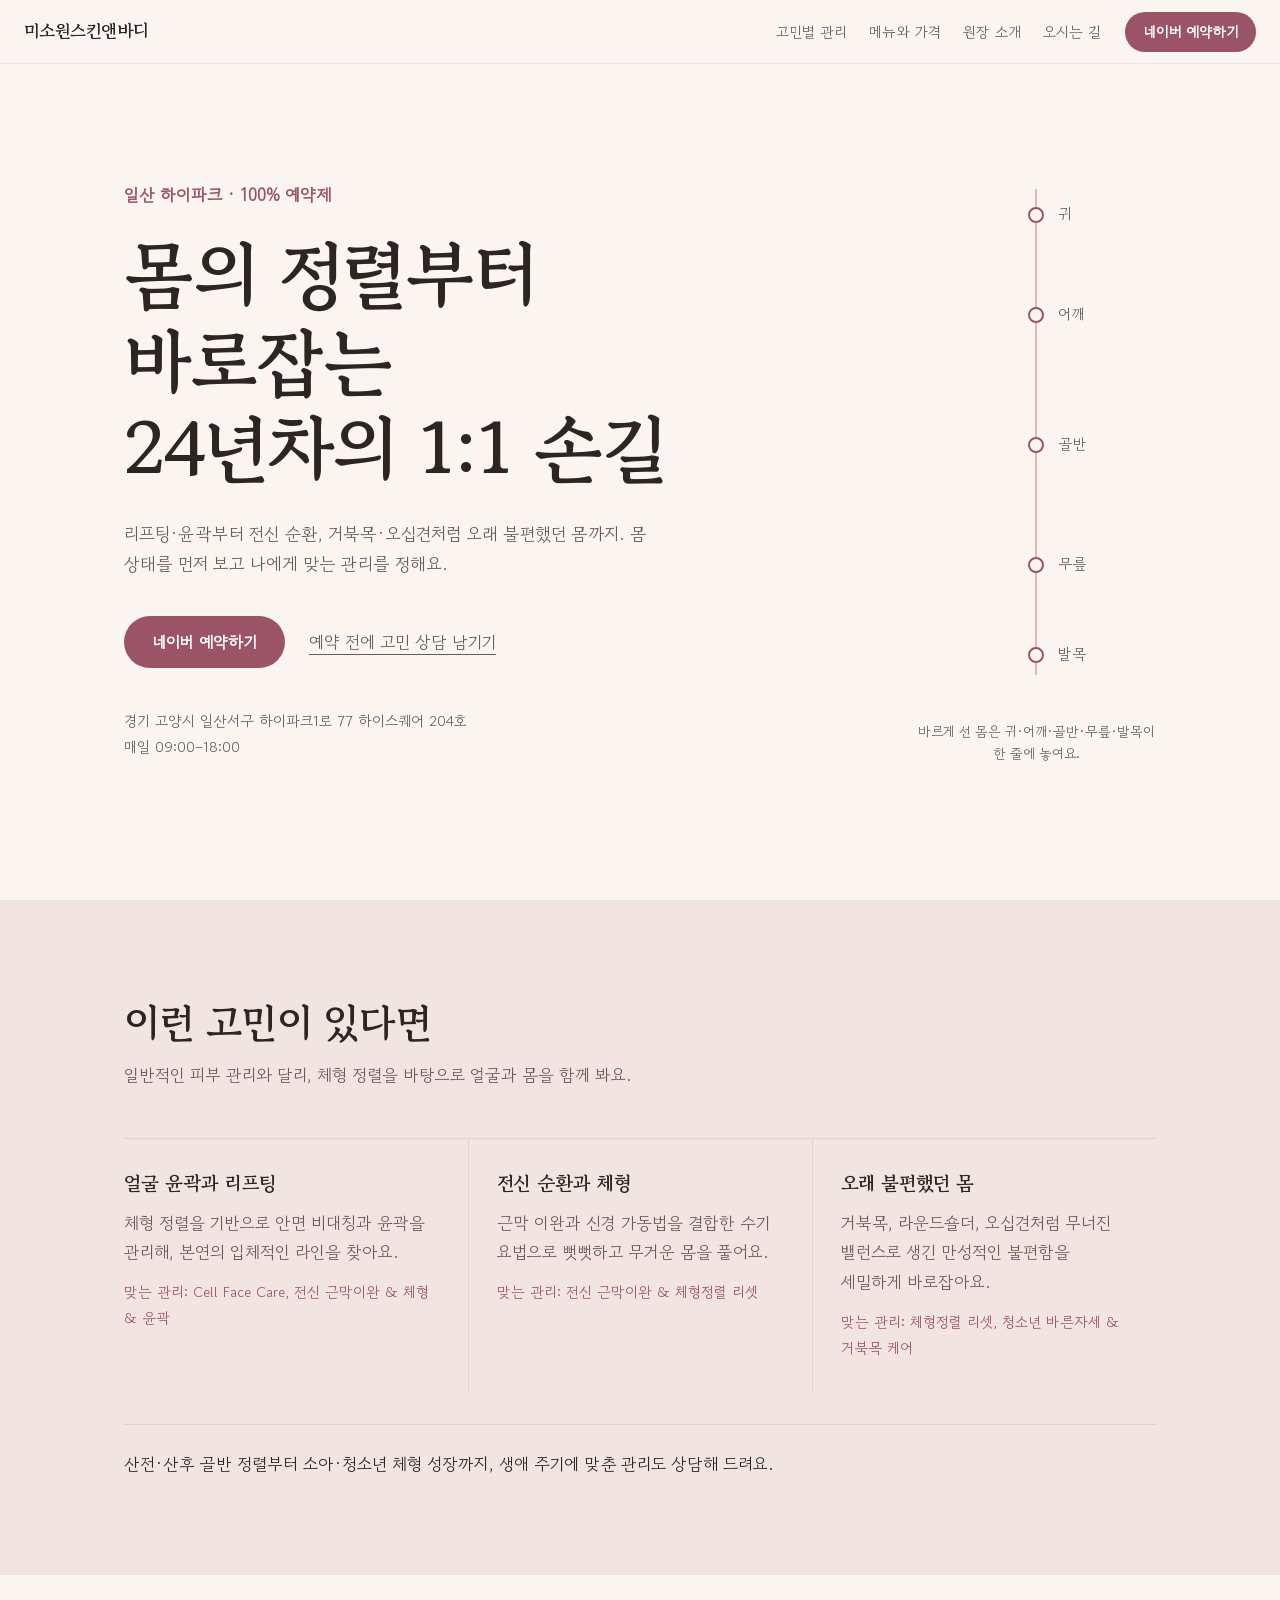
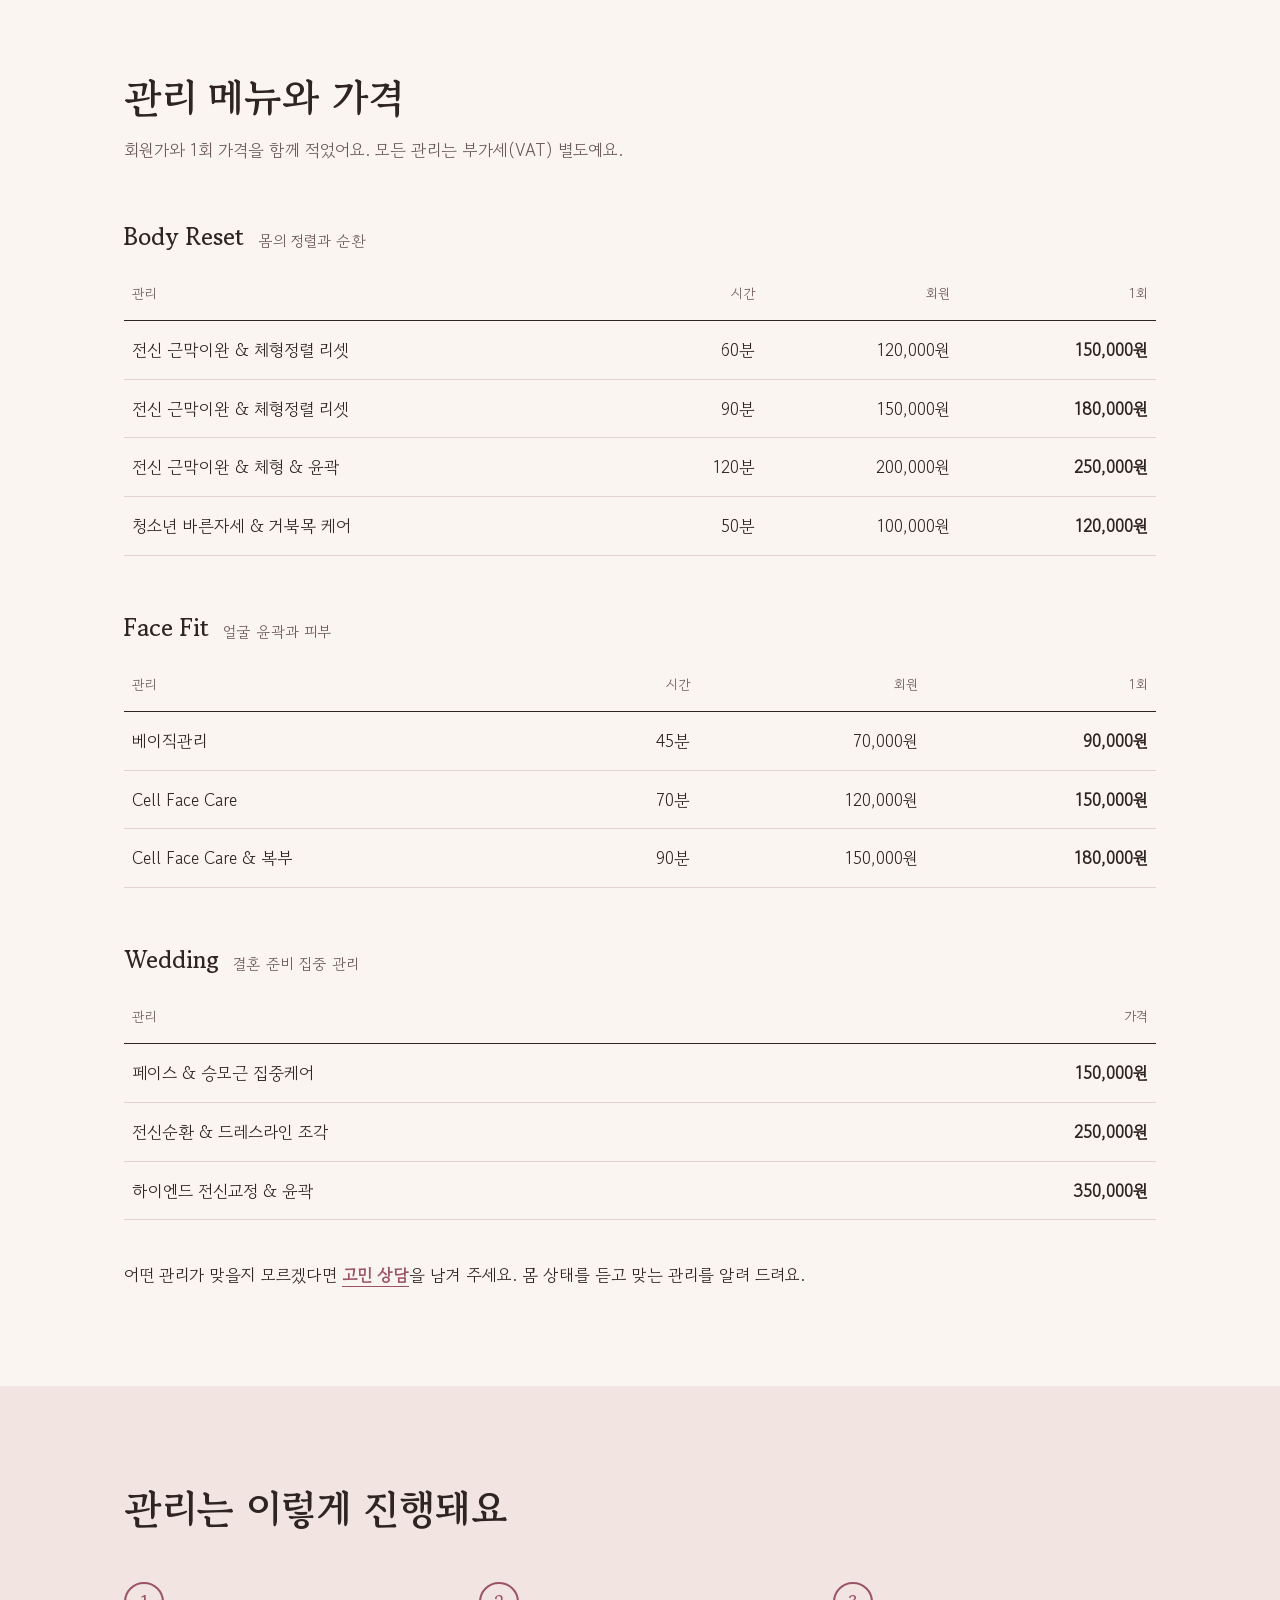
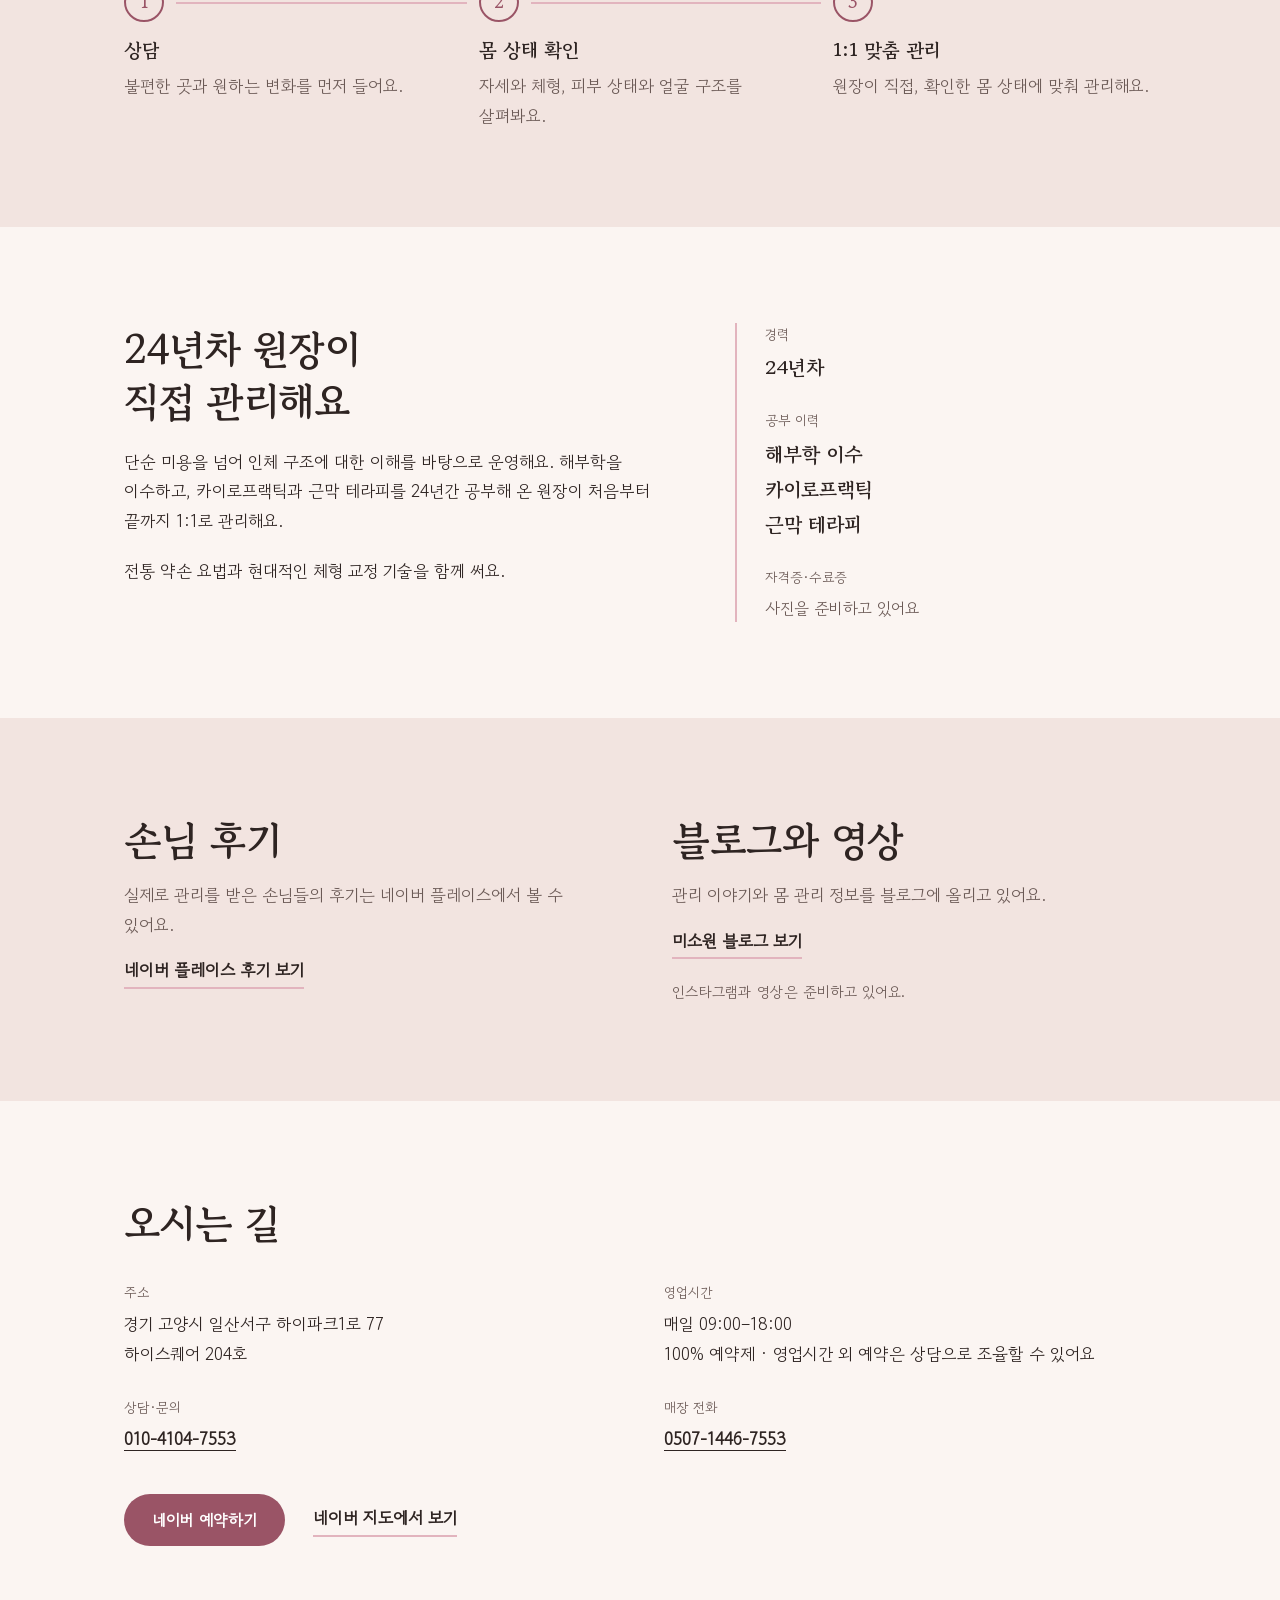
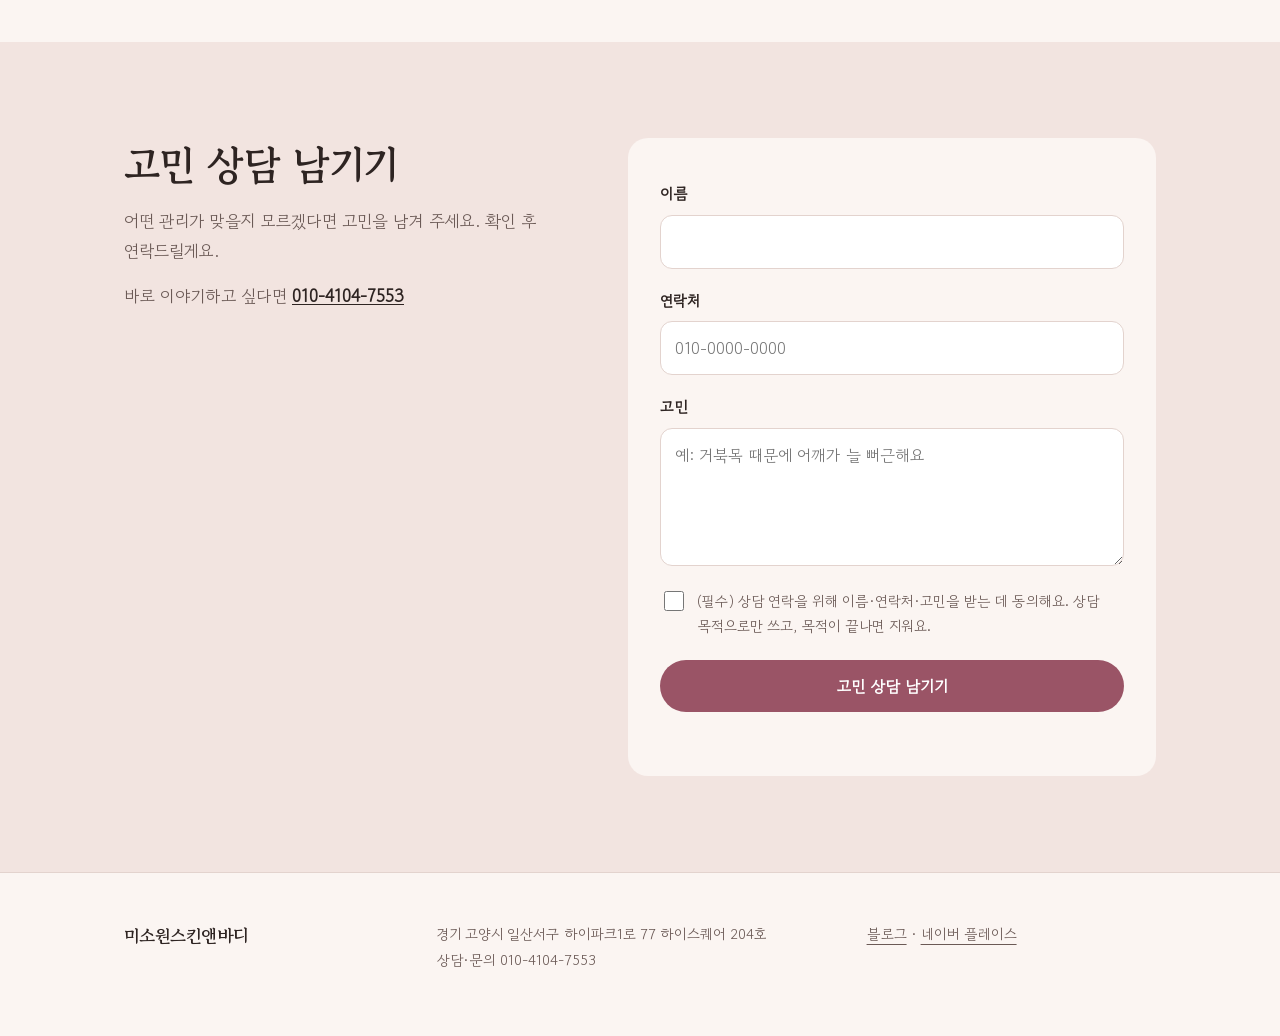
<file: index.html>
<!doctype html>
<html lang="ko">
<head>
  <meta charset="utf-8">
  <meta name="viewport" content="width=device-width, initial-scale=1">
  <title>미소원스킨앤바디 | 일산 체형 정렬·윤곽 1:1 관리</title>
  <meta name="description" content="24년차 원장이 몸의 정렬을 바탕으로 리프팅·윤곽, 전신 순환, 거북목·오십견 같은 몸의 불편함을 1:1로 관리하는 일산 하이파크 에스테틱 샵. 100% 예약제.">
  <meta property="og:title" content="미소원스킨앤바디">
  <meta property="og:description" content="몸의 정렬부터 바로잡는 24년차의 1:1 손길. 일산 하이스퀘어 204호, 100% 예약제.">
  <meta property="og:type" content="website">
  <meta name="theme-color" content="#FBF5F2">
  <link rel="icon" href="assets/favicon.svg" type="image/svg+xml">
  <link rel="preconnect" href="https://fonts.googleapis.com">
  <link rel="preconnect" href="https://fonts.gstatic.com" crossorigin>
  <link href="https://fonts.googleapis.com/css2?family=Gowun+Batang:wght@400;700&family=Gowun+Dodum&display=swap" rel="stylesheet">
  <link rel="stylesheet" href="assets/style.css">
</head>
<body>
  <a class="skip" href="#main">본문으로 건너뛰기</a>

  <header class="top">
    <a class="brand" href="#top">미소원스킨앤바디</a>
    <nav aria-label="주요 메뉴">
      <a href="#worries">고민별 관리</a>
      <a href="#menu">메뉴와 가격</a>
      <a href="#owner">원장 소개</a>
      <a href="#visit">오시는 길</a>
    </nav>
    <a class="btn btn-small" href="https://m.booking.naver.com/booking/13/bizes/1598965" target="_blank" rel="noopener">네이버 예약하기</a>
  </header>

  <main id="main">
    <section class="hero" id="top">
      <div class="hero-text">
        <p class="hero-place">일산 하이파크 · 100% 예약제</p>
        <h1>몸의 정렬부터<br>바로잡는<br>24년차의 1:1 손길</h1>
        <p class="hero-lead">리프팅·윤곽부터 전신 순환, 거북목·오십견처럼 오래 불편했던 몸까지. 몸 상태를 먼저 보고 나에게 맞는 관리를 정해요.</p>
        <div class="hero-actions">
          <a class="btn" href="https://m.booking.naver.com/booking/13/bizes/1598965" target="_blank" rel="noopener">네이버 예약하기</a>
          <a class="link-quiet" href="#contact">예약 전에 고민 상담 남기기</a>
        </div>
        <p class="hero-info">경기 고양시 일산서구 하이파크1로 77 하이스퀘어 204호<br>매일 09:00–18:00</p>
      </div>

      <figure class="plumb" aria-hidden="true">
        <svg viewBox="0 0 220 520" class="plumb-svg">
          <line class="plumb-line" x1="110" y1="14" x2="110" y2="500" />
          <g class="plumb-points">
            <circle cx="110" cy="40" r="7" /><text x="132" y="45">귀</text>
            <circle cx="110" cy="140" r="7" /><text x="132" y="145">어깨</text>
            <circle cx="110" cy="270" r="7" /><text x="132" y="275">골반</text>
            <circle cx="110" cy="390" r="7" /><text x="132" y="395">무릎</text>
            <circle cx="110" cy="480" r="7" /><text x="132" y="485">발목</text>
          </g>
        </svg>
        <figcaption>바르게 선 몸은 귀·어깨·골반·무릎·발목이 한 줄에 놓여요.</figcaption>
      </figure>
    </section>

    <section class="worries" id="worries">
      <div class="wrap">
        <h2>이런 고민이 있다면</h2>
        <p class="section-lead">일반적인 피부 관리와 달리, 체형 정렬을 바탕으로 얼굴과 몸을 함께 봐요.</p>
        <div class="worry-list">
          <article class="worry">
            <h3>얼굴 윤곽과 리프팅</h3>
            <p>체형 정렬을 기반으로 안면 비대칭과 윤곽을 관리해, 본연의 입체적인 라인을 찾아요.</p>
            <p class="worry-menu">맞는 관리: Cell Face Care, 전신 근막이완 &amp; 체형 &amp; 윤곽</p>
          </article>
          <article class="worry">
            <h3>전신 순환과 체형</h3>
            <p>근막 이완과 신경 가동법을 결합한 수기 요법으로 뻣뻣하고 무거운 몸을 풀어요.</p>
            <p class="worry-menu">맞는 관리: 전신 근막이완 &amp; 체형정렬 리셋</p>
          </article>
          <article class="worry">
            <h3>오래 불편했던 몸</h3>
            <p>거북목, 라운드숄더, 오십견처럼 무너진 밸런스로 생긴 만성적인 불편함을 세밀하게 바로잡아요.</p>
            <p class="worry-menu">맞는 관리: 체형정렬 리셋, 청소년 바른자세 &amp; 거북목 케어</p>
          </article>
        </div>
        <p class="worries-note">산전·산후 골반 정렬부터 소아·청소년 체형 성장까지, 생애 주기에 맞춘 관리도 상담해 드려요.</p>
      </div>
    </section>

    <section class="menu" id="menu">
      <div class="wrap">
        <h2>관리 메뉴와 가격</h2>
        <p class="section-lead">회원가와 1회 가격을 함께 적었어요. 모든 관리는 부가세(VAT) 별도예요.</p>

        <div class="price-group">
          <h3>Body Reset <span>몸의 정렬과 순환</span></h3>
          <table class="price">
            <thead><tr><th scope="col">관리</th><th scope="col">시간</th><th scope="col">회원</th><th scope="col">1회</th></tr></thead>
            <tbody>
              <tr><th scope="row">전신 근막이완 &amp; 체형정렬 리셋</th><td>60분</td><td>120,000원</td><td>150,000원</td></tr>
              <tr><th scope="row">전신 근막이완 &amp; 체형정렬 리셋</th><td>90분</td><td>150,000원</td><td>180,000원</td></tr>
              <tr><th scope="row">전신 근막이완 &amp; 체형 &amp; 윤곽</th><td>120분</td><td>200,000원</td><td>250,000원</td></tr>
              <tr><th scope="row">청소년 바른자세 &amp; 거북목 케어</th><td>50분</td><td>100,000원</td><td>120,000원</td></tr>
            </tbody>
          </table>
        </div>

        <div class="price-group">
          <h3>Face Fit <span>얼굴 윤곽과 피부</span></h3>
          <table class="price">
            <thead><tr><th scope="col">관리</th><th scope="col">시간</th><th scope="col">회원</th><th scope="col">1회</th></tr></thead>
            <tbody>
              <tr><th scope="row">베이직관리</th><td>45분</td><td>70,000원</td><td>90,000원</td></tr>
              <tr><th scope="row">Cell Face Care</th><td>70분</td><td>120,000원</td><td>150,000원</td></tr>
              <tr><th scope="row">Cell Face Care &amp; 복부</th><td>90분</td><td>150,000원</td><td>180,000원</td></tr>
            </tbody>
          </table>
        </div>

        <div class="price-group">
          <h3>Wedding <span>결혼 준비 집중 관리</span></h3>
          <table class="price price-single">
            <thead><tr><th scope="col">관리</th><th scope="col">가격</th></tr></thead>
            <tbody>
              <tr><th scope="row">페이스 &amp; 승모근 집중케어</th><td>150,000원</td></tr>
              <tr><th scope="row">전신순환 &amp; 드레스라인 조각</th><td>250,000원</td></tr>
              <tr><th scope="row">하이엔드 전신교정 &amp; 윤곽</th><td>350,000원</td></tr>
            </tbody>
          </table>
        </div>

        <p class="menu-help">어떤 관리가 맞을지 모르겠다면 <a href="#contact">고민 상담</a>을 남겨 주세요. 몸 상태를 듣고 맞는 관리를 알려 드려요.</p>
      </div>
    </section>

    <section class="steps" id="steps">
      <div class="wrap">
        <h2>관리는 이렇게 진행돼요</h2>
        <ol class="step-list">
          <li><h3>상담</h3><p>불편한 곳과 원하는 변화를 먼저 들어요.</p></li>
          <li><h3>몸 상태 확인</h3><p>자세와 체형, 피부 상태와 얼굴 구조를 살펴봐요.</p></li>
          <li><h3>1:1 맞춤 관리</h3><p>원장이 직접, 확인한 몸 상태에 맞춰 관리해요.</p></li>
        </ol>
      </div>
    </section>

    <section class="owner" id="owner">
      <div class="wrap owner-grid">
        <div>
          <h2>24년차 원장이<br>직접 관리해요</h2>
          <p>단순 미용을 넘어 인체 구조에 대한 이해를 바탕으로 운영해요. 해부학을 이수하고, 카이로프랙틱과 근막 테라피를 24년간 공부해 온 원장이 처음부터 끝까지 1:1로 관리해요.</p>
          <p>전통 약손 요법과 현대적인 체형 교정 기술을 함께 써요.</p>
        </div>
        <dl class="owner-facts">
          <div><dt>경력</dt><dd>24년차</dd></div>
          <div><dt>공부 이력</dt><dd>해부학 이수<br>카이로프랙틱<br>근막 테라피</dd></div>
          <div><dt>자격증·수료증</dt><dd class="pending">사진을 준비하고 있어요</dd></div>
        </dl>
      </div>
    </section>

    <section class="stories" id="stories">
      <div class="wrap stories-grid">
        <div class="story-block">
          <h2>손님 후기</h2>
          <p>실제로 관리를 받은 손님들의 후기는 네이버 플레이스에서 볼 수 있어요.</p>
          <a class="link-strong" href="https://m.place.naver.com/place/36123687/review/visitor" target="_blank" rel="noopener">네이버 플레이스 후기 보기</a>
        </div>
        <div class="story-block">
          <h2>블로그와 영상</h2>
          <p>관리 이야기와 몸 관리 정보를 블로그에 올리고 있어요.</p>
          <a class="link-strong" href="https://blog.naver.com/pes0893" target="_blank" rel="noopener">미소원 블로그 보기</a>
          <p class="pending">인스타그램과 영상은 준비하고 있어요.</p>
        </div>
      </div>
    </section>

    <section class="visit" id="visit">
      <div class="wrap visit-grid">
        <h2>오시는 길</h2>
        <dl class="visit-facts">
          <div><dt>주소</dt><dd>경기 고양시 일산서구 하이파크1로 77<br>하이스퀘어 204호</dd></div>
          <div><dt>영업시간</dt><dd>매일 09:00–18:00<br>100% 예약제 · 영업시간 외 예약은 상담으로 조율할 수 있어요</dd></div>
          <div><dt>상담·문의</dt><dd><a href="tel:010-4104-7553">010-4104-7553</a></dd></div>
          <div><dt>매장 전화</dt><dd><a href="tel:0507-1446-7553">0507-1446-7553</a></dd></div>
        </dl>
        <div class="visit-actions">
          <a class="btn" href="https://m.booking.naver.com/booking/13/bizes/1598965" target="_blank" rel="noopener">네이버 예약하기</a>
          <a class="link-strong" href="https://map.naver.com/p/entry/place/36123687" target="_blank" rel="noopener">네이버 지도에서 보기</a>
        </div>
      </div>
    </section>

    <section class="contact" id="contact">
      <div class="wrap contact-grid">
        <div>
          <h2>고민 상담 남기기</h2>
          <p>어떤 관리가 맞을지 모르겠다면 고민을 남겨 주세요. 확인 후 연락드릴게요.</p>
          <p class="contact-alt">바로 이야기하고 싶다면 <a href="tel:010-4104-7553">010-4104-7553</a></p>
        </div>
        <form class="form" id="inquiry-form" novalidate>
          <label for="f-name">이름</label>
          <input id="f-name" name="name" type="text" autocomplete="name" maxlength="50" required>

          <label for="f-contact">연락처</label>
          <input id="f-contact" name="contact" type="tel" autocomplete="tel" inputmode="tel" maxlength="100" placeholder="010-0000-0000" required>

          <label for="f-message">고민</label>
          <textarea id="f-message" name="message" rows="4" maxlength="1000" placeholder="예: 거북목 때문에 어깨가 늘 뻐근해요"></textarea>

          <div class="hp" aria-hidden="true">
            <label for="f-website">웹사이트</label>
            <input id="f-website" name="website" type="text" tabindex="-1" autocomplete="off">
          </div>

          <label class="consent">
            <input id="f-consent" name="consent" type="checkbox" required>
            <span>(필수) 상담 연락을 위해 이름·연락처·고민을 받는 데 동의해요. 상담 목적으로만 쓰고, 목적이 끝나면 지워요.</span>
          </label>

          <button class="btn" type="submit">고민 상담 남기기</button>
          <p class="form-status" id="form-status" role="status" aria-live="polite"></p>
        </form>
      </div>
    </section>
  </main>

  <footer class="foot">
    <div class="wrap foot-grid">
      <p class="brand">미소원스킨앤바디</p>
      <p>경기 고양시 일산서구 하이파크1로 77 하이스퀘어 204호<br>상담·문의 010-4104-7553</p>
      <p><a href="https://blog.naver.com/pes0893" target="_blank" rel="noopener">블로그</a> · <a href="https://m.place.naver.com/place/36123687/home" target="_blank" rel="noopener">네이버 플레이스</a></p>
    </div>
  </footer>

  <script src="assets/main.js" defer></script>
</body>
</html>
</file>
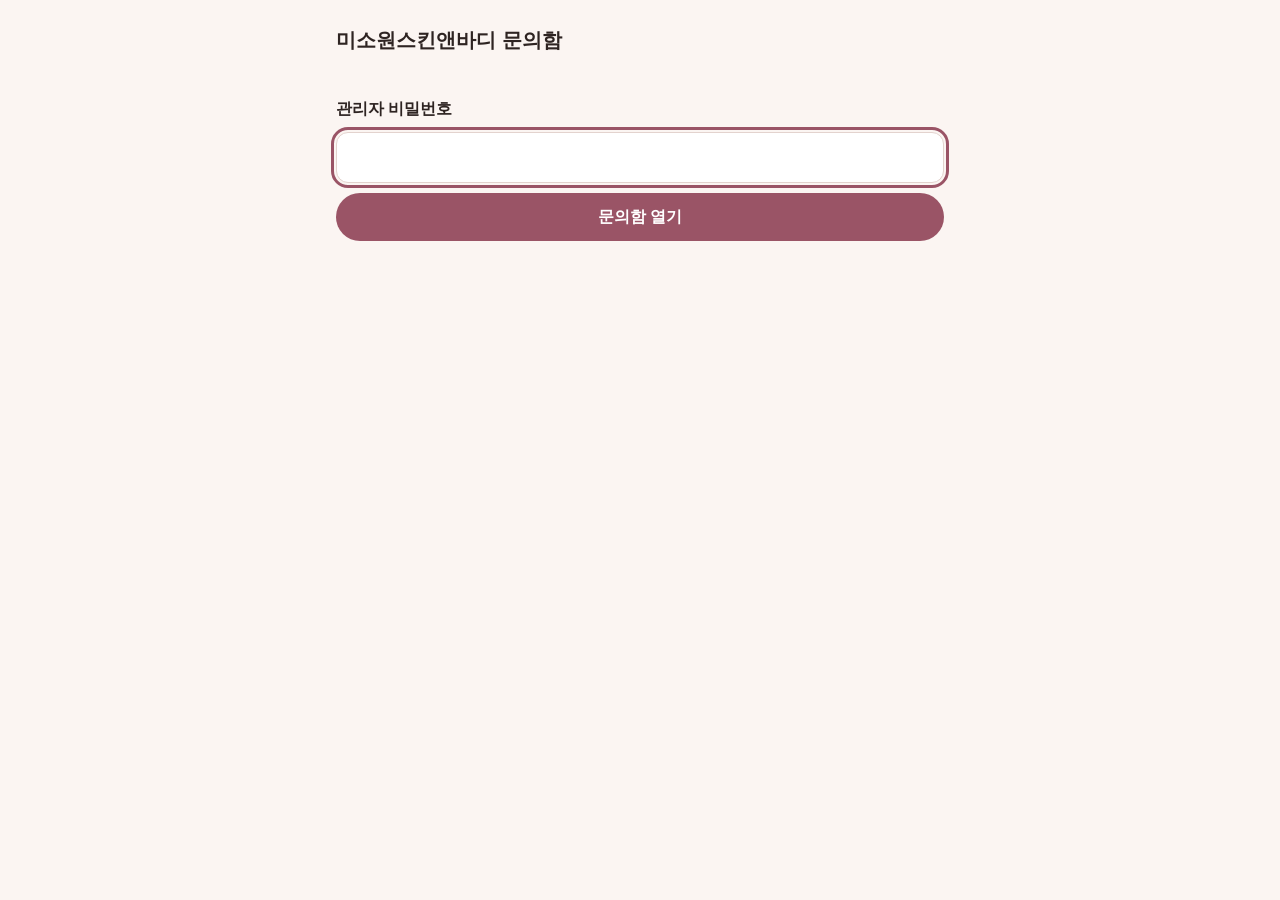
<file: admin/index.html>
<!doctype html>
<html lang="ko">
<head>
  <meta charset="utf-8">
  <meta name="viewport" content="width=device-width, initial-scale=1">
  <meta name="robots" content="noindex, nofollow">
  <title>문의함 | 미소원스킨앤바디</title>
  <link rel="icon" href="/assets/favicon.svg" type="image/svg+xml">
  <style>
    :root { --paper: #FBF5F2; --blush: #F2E4E0; --ink: #2E2422; --ink-soft: #6B5A56; --rose: #9A5466; --line: #E3D3CE; }
    [hidden] { display: none !important; }
    * { box-sizing: border-box; }
    body { margin: 0; background: var(--paper); color: var(--ink); font: 16px/1.6 "Apple SD Gothic Neo", "Malgun Gothic", sans-serif; word-break: keep-all; }
    main { max-width: 640px; margin: 0 auto; padding: 24px 16px 64px; }
    h1 { font-size: 1.25rem; margin: 0 0 20px; }
    :focus-visible { outline: 3px solid var(--rose); outline-offset: 2px; }
    button { font: inherit; cursor: pointer; }
    .login { display: grid; gap: 10px; margin-top: 40px; }
    .login label { font-weight: 700; }
    .login input { font: inherit; font-size: 16px; padding: 12px 14px; border: 1px solid var(--line); border-radius: 12px; background: #fff; }
    .primary { min-height: 48px; border: 0; border-radius: 999px; background: var(--rose); color: #fff; font-weight: 700; }
    .msg { min-height: 1.5em; color: #A23B3B; font-weight: 700; }
    .bar { display: flex; align-items: center; justify-content: space-between; gap: 12px; }
    .count { font-size: 2.6rem; font-weight: 700; line-height: 1; color: var(--rose); }
    .count-label { color: var(--ink-soft); }
    .ghost { min-height: 40px; padding: 0 14px; border: 1px solid var(--line); border-radius: 999px; background: #fff; color: var(--ink); }
    .list { list-style: none; padding: 0; margin: 24px 0 0; display: grid; gap: 12px; }
    .card { background: #fff; border: 1px solid var(--line); border-radius: 16px; padding: 18px; }
    .card.is-new { border-color: var(--rose); }
    .meta { font-size: .85rem; color: var(--ink-soft); }
    .name { font-size: 1.1rem; font-weight: 700; margin-top: 2px; }
    .contact { display: inline-block; margin-top: 4px; padding: 6px 0; border: 0; background: none; color: var(--rose); font-weight: 700; text-decoration: underline; text-underline-offset: 4px; }
    .body { margin-top: 8px; white-space: pre-wrap; }
    .status { display: grid; grid-template-columns: repeat(3, 1fr); gap: 6px; margin-top: 14px; }
    .status button { min-height: 44px; border: 1px solid var(--line); border-radius: 10px; background: var(--paper); color: var(--ink); }
    .status button[aria-pressed="true"] { background: var(--ink); border-color: var(--ink); color: #fff; font-weight: 700; }
    .empty { margin-top: 32px; color: var(--ink-soft); }
  </style>
</head>
<body>
  <main>
    <h1>미소원스킨앤바디 문의함</h1>

    <form class="login" id="login">
      <label for="pw">관리자 비밀번호</label>
      <input id="pw" type="password" autocomplete="current-password" required>
      <button class="primary" type="submit">문의함 열기</button>
      <p class="msg" id="login-msg" role="alert"></p>
    </form>

    <section id="inbox" hidden>
      <div class="bar">
        <div><div class="count" id="new-count">0</div><div class="count-label">새 문의</div></div>
        <div>
          <button class="ghost" id="reload" type="button">새로고침</button>
          <button class="ghost" id="logout" type="button">잠그기</button>
        </div>
      </div>
      <p class="msg" id="inbox-msg" role="alert"></p>
      <ul class="list" id="list"></ul>
      <p class="empty" id="empty" hidden>아직 들어온 문의가 없어요. 홈페이지 문의 폼으로 들어온 문의가 여기에 보여요.</p>
    </section>
  </main>

  <script>
    const STATUSES = ['새 문의', '연락함', '완료'];
    const $ = (id) => document.getElementById(id);
    const KEY = 'misowon-admin';

    function getPw() { try { return sessionStorage.getItem(KEY) || ''; } catch { return ''; } }
    function setPw(v) { try { v ? sessionStorage.setItem(KEY, v) : sessionStorage.removeItem(KEY); } catch {} }

    async function api(method, body) {
      const res = await fetch('/api/admin', {
        method,
        headers: { 'x-admin-password': getPw(), ...(body ? { 'Content-Type': 'application/json' } : {}) },
        body: body ? JSON.stringify(body) : undefined,
      });
      const data = await res.json().catch(() => ({}));
      if (res.status === 401) { lock('비밀번호가 맞지 않아요.'); throw new Error('locked'); }
      if (!res.ok) throw new Error(data.error || '불러오지 못했어요.');
      return data;
    }

    function lock(message) {
      setPw('');
      $('inbox').hidden = true;
      $('login').hidden = false;
      $('login-msg').textContent = message || '';
      $('pw').value = '';
      $('pw').focus();
    }

    function fmt(iso) {
      const d = new Date(iso);
      return d.toLocaleString('ko-KR', { month: 'long', day: 'numeric', weekday: 'short', hour: '2-digit', minute: '2-digit' });
    }

    function render(rows) {
      $('new-count').textContent = rows.filter((r) => r.status === '새 문의').length;
      $('empty').hidden = rows.length > 0;
      const list = $('list');
      list.replaceChildren();
      for (const row of rows) {
        const li = document.createElement('li');
        li.className = 'card' + (row.status === '새 문의' ? ' is-new' : '');

        const meta = document.createElement('div');
        meta.className = 'meta';
        meta.textContent = fmt(row.created_at);

        const name = document.createElement('div');
        name.className = 'name';
        name.textContent = row.name;

        const contact = document.createElement('button');
        contact.type = 'button';
        contact.className = 'contact';
        contact.textContent = row.contact;
        contact.addEventListener('click', async () => {
          try { await navigator.clipboard.writeText(row.contact); contact.textContent = row.contact + ' (복사됨)'; }
          catch { const range = document.createRange(); range.selectNodeContents(contact); const s = getSelection(); s.removeAllRanges(); s.addRange(range); }
        });

        li.append(meta, name, contact);
        if (row.message) {
          const body = document.createElement('p');
          body.className = 'body';
          body.textContent = row.message;
          li.append(body);
        }

        const status = document.createElement('div');
        status.className = 'status';
        status.setAttribute('role', 'group');
        status.setAttribute('aria-label', '처리 상태');
        for (const s of STATUSES) {
          const b = document.createElement('button');
          b.type = 'button';
          b.textContent = s;
          b.setAttribute('aria-pressed', String(row.status === s));
          b.addEventListener('click', async () => {
            if (row.status === s) return;
            try { await api('PATCH', { id: row.id, status: s }); await load(); }
            catch (e) { if (e.message !== 'locked') $('inbox-msg').textContent = e.message; }
          });
          status.append(b);
        }
        li.append(status);
        list.append(li);
      }
    }

    async function load() {
      $('inbox-msg').textContent = '';
      const { rows } = await api('GET');
      $('login').hidden = true;
      $('inbox').hidden = false;
      render(rows);
    }

    $('login').addEventListener('submit', async (e) => {
      e.preventDefault();
      setPw($('pw').value);
      $('login-msg').textContent = '';
      try { await load(); } catch (err) { if (err.message !== 'locked') { $('login-msg').textContent = err.message; } }
    });
    $('reload').addEventListener('click', () => load().catch((e) => { if (e.message !== 'locked') $('inbox-msg').textContent = e.message; }));
    $('logout').addEventListener('click', () => lock(''));

    if (getPw()) load().catch(() => {}); else $('pw').focus();
  </script>
</body>
</html>
</file>
<file: assets/style.css>
:root {
  --paper: #FBF5F2;      /* 바탕: 장밋빛이 살짝 도는 한지색 */
  --blush: #F2E4E0;      /* 두 번째 바탕 */
  --ink: #2E2422;        /* 글자: 따뜻한 먹색 */
  --ink-soft: #6B5A56;   /* 보조 글자 */
  --rose: #9A5466;       /* 버튼·강조 (흰 글자 대비 확보) */
  --rose-light: #E2B4BE; /* 정렬선·밑줄 */
  --line: #E3D3CE;       /* 구분선 */

  --serif: "Gowun Batang", "Nanum Myeongjo", serif;
  --sans: "Gowun Dodum", "Apple SD Gothic Neo", "Malgun Gothic", sans-serif;
  --ease: cubic-bezier(0.16, 1, 0.3, 1);
}

*, *::before, *::after { box-sizing: border-box; }
html { scroll-behavior: smooth; scroll-padding-top: 72px; }
body {
  margin: 0;
  background: var(--paper);
  color: var(--ink);
  font-family: var(--sans);
  font-size: 17px;
  line-height: 1.75;
  word-break: keep-all;
  -webkit-font-smoothing: antialiased;
}
img { max-width: 100%; display: block; }
a { color: inherit; }
h1, h2, h3 { font-family: var(--serif); font-weight: 700; margin: 0; line-height: 1.3; }
h2 { font-size: clamp(1.75rem, 3.6vw, 2.5rem); }
h3 { font-size: 1.2rem; }
p { margin: 0; }
:focus-visible { outline: 3px solid var(--rose); outline-offset: 3px; border-radius: 4px; }

.skip { position: absolute; left: -999px; top: 8px; background: var(--ink); color: var(--paper); padding: 8px 14px; z-index: 50; }
.skip:focus { left: 16px; }

.wrap { max-width: 1080px; margin: 0 auto; padding: 0 24px; }
.section-lead { color: var(--ink-soft); margin-top: 12px; max-width: 40em; }
.pending { color: var(--ink-soft); }

/* 버튼과 링크 */
.btn {
  display: inline-flex; align-items: center; justify-content: center;
  min-height: 52px; padding: 0 28px;
  background: var(--rose); color: #fff;
  font-family: var(--sans); font-size: 1rem; font-weight: 700;
  border: 0; border-radius: 999px; text-decoration: none; cursor: pointer;
  transition: background .3s var(--ease);
}
.btn:hover { background: #82404F; }
.btn-small { min-height: 40px; padding: 0 18px; font-size: .9rem; }
.link-quiet { color: var(--ink-soft); text-underline-offset: 5px; }
.link-quiet:hover { color: var(--ink); }
.link-strong {
  display: inline-block; margin-top: 16px; font-weight: 700; text-decoration: none;
  border-bottom: 2px solid var(--rose-light); padding-bottom: 2px;
}
.link-strong:hover { border-color: var(--rose); }

/* 위쪽 메뉴 */
.top {
  position: sticky; top: 0; z-index: 20;
  display: flex; align-items: center; gap: 24px;
  height: 64px; padding: 0 24px;
  background: rgba(251, 245, 242, .86);
  backdrop-filter: blur(12px); -webkit-backdrop-filter: blur(12px);
  border-bottom: 1px solid rgba(46, 36, 34, .06);
}
.brand { font-family: var(--serif); font-weight: 700; font-size: 1.1rem; text-decoration: none; }
.top nav { display: flex; gap: 22px; margin-left: auto; font-size: .92rem; }
.top nav a { text-decoration: none; color: var(--ink-soft); }
.top nav a:hover { color: var(--ink); }

/* 첫 화면 */
.hero {
  max-width: 1080px; margin: 0 auto;
  display: grid; grid-template-columns: 1fr 240px; gap: 48px; align-items: center;
  min-height: calc(100svh - 64px); padding: 48px 24px 72px;
}
.hero-place { color: var(--rose); font-weight: 700; margin-bottom: 20px; }
.hero h1 { font-size: clamp(2.4rem, 6.4vw, 4.6rem); line-height: 1.18; letter-spacing: -0.02em; }
.hero-lead { margin-top: 28px; max-width: 30em; font-size: 1.1rem; color: var(--ink-soft); }
.hero-actions { display: flex; flex-wrap: wrap; align-items: center; gap: 14px 24px; margin-top: 36px; }
.hero-info { margin-top: 40px; font-size: .92rem; color: var(--ink-soft); }

/* 정렬선: 이 사이트의 한 가지 상징 */
.plumb { margin: 0; text-align: center; }
.plumb-svg { width: 100%; max-width: 220px; height: auto; overflow: visible; }
.plumb-line { stroke: var(--rose-light); stroke-width: 2; stroke-dasharray: 486; stroke-dashoffset: 0; }
.plumb-points circle { fill: var(--paper); stroke: var(--rose); stroke-width: 2; }
.plumb-points text { font-family: var(--sans); font-size: 15px; fill: var(--ink-soft); }
.plumb figcaption { margin-top: 18px; font-size: .85rem; color: var(--ink-soft); line-height: 1.6; }

.js .plumb-line { animation: draw 1.6s var(--ease) .2s both; }
.js .plumb-points > * { animation: appear .6s var(--ease) both; }
.js .plumb-points > :nth-child(1), .js .plumb-points > :nth-child(2) { animation-delay: .4s; }
.js .plumb-points > :nth-child(3), .js .plumb-points > :nth-child(4) { animation-delay: .65s; }
.js .plumb-points > :nth-child(5), .js .plumb-points > :nth-child(6) { animation-delay: .95s; }
.js .plumb-points > :nth-child(7), .js .plumb-points > :nth-child(8) { animation-delay: 1.2s; }
.js .plumb-points > :nth-child(9), .js .plumb-points > :nth-child(10) { animation-delay: 1.45s; }
@keyframes draw { from { stroke-dashoffset: 486; } to { stroke-dashoffset: 0; } }
@keyframes appear { from { opacity: 0; } to { opacity: 1; } }

/* 섹션 공통 여백 */
.worries, .menu, .steps, .owner, .stories, .visit, .contact { padding: 96px 0; }
.worries, .steps, .stories, .contact { background: var(--blush); }

/* 고민별 관리 */
.worry-list { display: grid; grid-template-columns: repeat(3, 1fr); gap: 0; margin-top: 48px; border-top: 1px solid var(--line); }
.worry { padding: 32px 28px 32px 0; }
.worry + .worry { padding-left: 28px; border-left: 1px solid var(--line); }
.worry p { margin-top: 12px; color: var(--ink-soft); }
.worry .worry-menu { color: var(--rose); font-size: .92rem; }
.worries-note { margin-top: 32px; padding-top: 24px; border-top: 1px solid var(--line); }

/* 메뉴와 가격 */
.price-group { margin-top: 56px; }
.price-group h3 { font-size: 1.5rem; display: flex; align-items: baseline; flex-wrap: wrap; gap: 4px 14px; }
.price-group h3 span { font-family: var(--sans); font-size: .95rem; font-weight: 400; color: var(--ink-soft); }
.price { width: 100%; border-collapse: collapse; margin-top: 16px; font-variant-numeric: tabular-nums; }
.price th, .price td { padding: 14px 8px; border-bottom: 1px solid var(--line); text-align: right; white-space: nowrap; }
.price th[scope="row"], .price thead th:first-child { text-align: left; white-space: normal; font-weight: 400; }
.price thead th { font-size: .85rem; color: var(--ink-soft); font-weight: 400; border-bottom-color: var(--ink); }
.price td:last-child { font-weight: 700; }
.menu-help { margin-top: 40px; }
.menu-help a { color: var(--rose); font-weight: 700; text-underline-offset: 4px; }

/* 진행 순서 */
.step-list { list-style: none; counter-reset: step; padding: 0; margin: 48px 0 0; display: grid; grid-template-columns: repeat(3, 1fr); gap: 32px; }
.step-list li { counter-increment: step; position: relative; padding-top: 56px; }
.step-list li::before {
  content: counter(step); position: absolute; top: 0; left: 0;
  width: 40px; height: 40px; border-radius: 50%; border: 2px solid var(--rose);
  display: grid; place-items: center; font-family: var(--serif); font-weight: 700; color: var(--rose);
}
.step-list li:not(:last-child)::after { content: ""; position: absolute; top: 20px; left: 52px; right: -20px; height: 2px; background: var(--rose-light); }
.step-list p { margin-top: 8px; color: var(--ink-soft); }

/* 원장 소개 */
.owner-grid { display: grid; grid-template-columns: 1.3fr 1fr; gap: 64px; align-items: start; }
.owner-grid p { margin-top: 20px; max-width: 34em; }
.owner-facts { margin: 0; border-left: 2px solid var(--rose-light); padding-left: 28px; }
.owner-facts div + div { margin-top: 24px; }
.owner-facts dt { font-size: .85rem; color: var(--ink-soft); }
.owner-facts dd { margin: 4px 0 0; font-family: var(--serif); font-size: 1.25rem; font-weight: 700; }
.owner-facts dd.pending { font-family: var(--sans); font-size: 1rem; font-weight: 400; }

/* 후기·블로그 */
.stories-grid { display: grid; grid-template-columns: 1fr 1fr; gap: 64px; }
.story-block p { margin-top: 14px; color: var(--ink-soft); }
.story-block .pending { margin-top: 20px; font-size: .92rem; }

/* 오시는 길 */
.visit-facts { margin: 32px 0 0; display: grid; grid-template-columns: repeat(2, 1fr); gap: 28px 48px; }
.visit-facts dt { font-size: .85rem; color: var(--ink-soft); }
.visit-facts dd { margin: 4px 0 0; }
.visit-facts a { font-weight: 700; text-underline-offset: 4px; }
.visit-actions { display: flex; flex-wrap: wrap; align-items: center; gap: 16px 28px; margin-top: 40px; }
.visit-actions .link-strong { margin-top: 0; }

/* 문의 폼 */
.contact-grid { display: grid; grid-template-columns: 1fr 1.2fr; gap: 64px; align-items: start; }
.contact-grid > div p { margin-top: 16px; color: var(--ink-soft); }
.contact-alt a { color: var(--ink); font-weight: 700; }
.form { display: grid; gap: 8px; background: var(--paper); padding: 32px; border-radius: 20px; }
.form label { font-weight: 700; font-size: .95rem; margin-top: 10px; }
.form input[type="text"], .form input[type="tel"], .form textarea {
  width: 100%; font: inherit; font-size: 16px; color: var(--ink);
  background: #fff; border: 1px solid var(--line); border-radius: 12px; padding: 12px 14px;
}
.form input:focus, .form textarea:focus { border-color: var(--rose); outline: none; box-shadow: 0 0 0 3px rgba(154, 84, 102, .18); }
.form textarea { resize: vertical; }
.form .consent { display: flex; gap: 10px; align-items: flex-start; font-weight: 400; font-size: .9rem; color: var(--ink-soft); margin: 14px 0 6px; }
.form .consent input { width: 20px; height: 20px; margin-top: 3px; accent-color: var(--rose); flex: none; }
.form .btn { margin-top: 8px; }
.form .btn[disabled] { opacity: .6; cursor: wait; }
.form-status { min-height: 1.6em; font-size: .95rem; }
.form-status.ok { color: #2F6B4F; font-weight: 700; }
.form-status.err { color: #A23B3B; font-weight: 700; }
.hp { position: absolute; left: -10000px; width: 1px; height: 1px; overflow: hidden; }

/* 바닥글 */
.foot { padding: 48px 0 64px; border-top: 1px solid var(--line); font-size: .9rem; color: var(--ink-soft); }
.foot-grid { display: grid; grid-template-columns: 1fr 1.4fr 1fr; gap: 24px; }
.foot .brand { color: var(--ink); }
.foot a { text-underline-offset: 4px; }

/* 휴대폰 */
@media (max-width: 860px) {
  .top nav { display: none; }
  .top .btn-small { margin-left: auto; }
  .hero { grid-template-columns: 1fr; gap: 40px; padding-top: 36px; min-height: auto; }
  .plumb { display: flex; align-items: center; gap: 20px; text-align: left; }
  .plumb-svg { width: 120px; flex: none; }
  .plumb-points text { font-size: 26px; }
  .plumb figcaption { margin-top: 0; font-size: .95rem; }
  .worry-list, .step-list, .owner-grid, .stories-grid, .contact-grid, .foot-grid { grid-template-columns: 1fr; }
  .worry, .worry + .worry { padding: 28px 0; border-left: 0; }
  .worry + .worry { border-top: 1px solid var(--line); }
  .step-list li:not(:last-child)::after { display: none; }
  .owner-grid, .stories-grid, .contact-grid { gap: 40px; }
  .visit-facts { grid-template-columns: 1fr; }
  .worries, .menu, .steps, .owner, .stories, .visit, .contact { padding: 72px 0; }
  .form { padding: 22px; }
}
@media (max-width: 520px) {
  body { font-size: 16px; }
  .wrap, .hero, .top { padding-left: 16px; padding-right: 16px; }
  .brand { font-size: 1rem; }
  .price th, .price td { padding: 12px 4px; font-size: .9rem; }
  .price td:nth-child(2) { font-size: .82rem; color: var(--ink-soft); }
}

@media (prefers-reduced-motion: reduce) {
  html { scroll-behavior: auto; }
  .js .plumb-line, .js .plumb-points > * { animation: none; }
}
</file>
